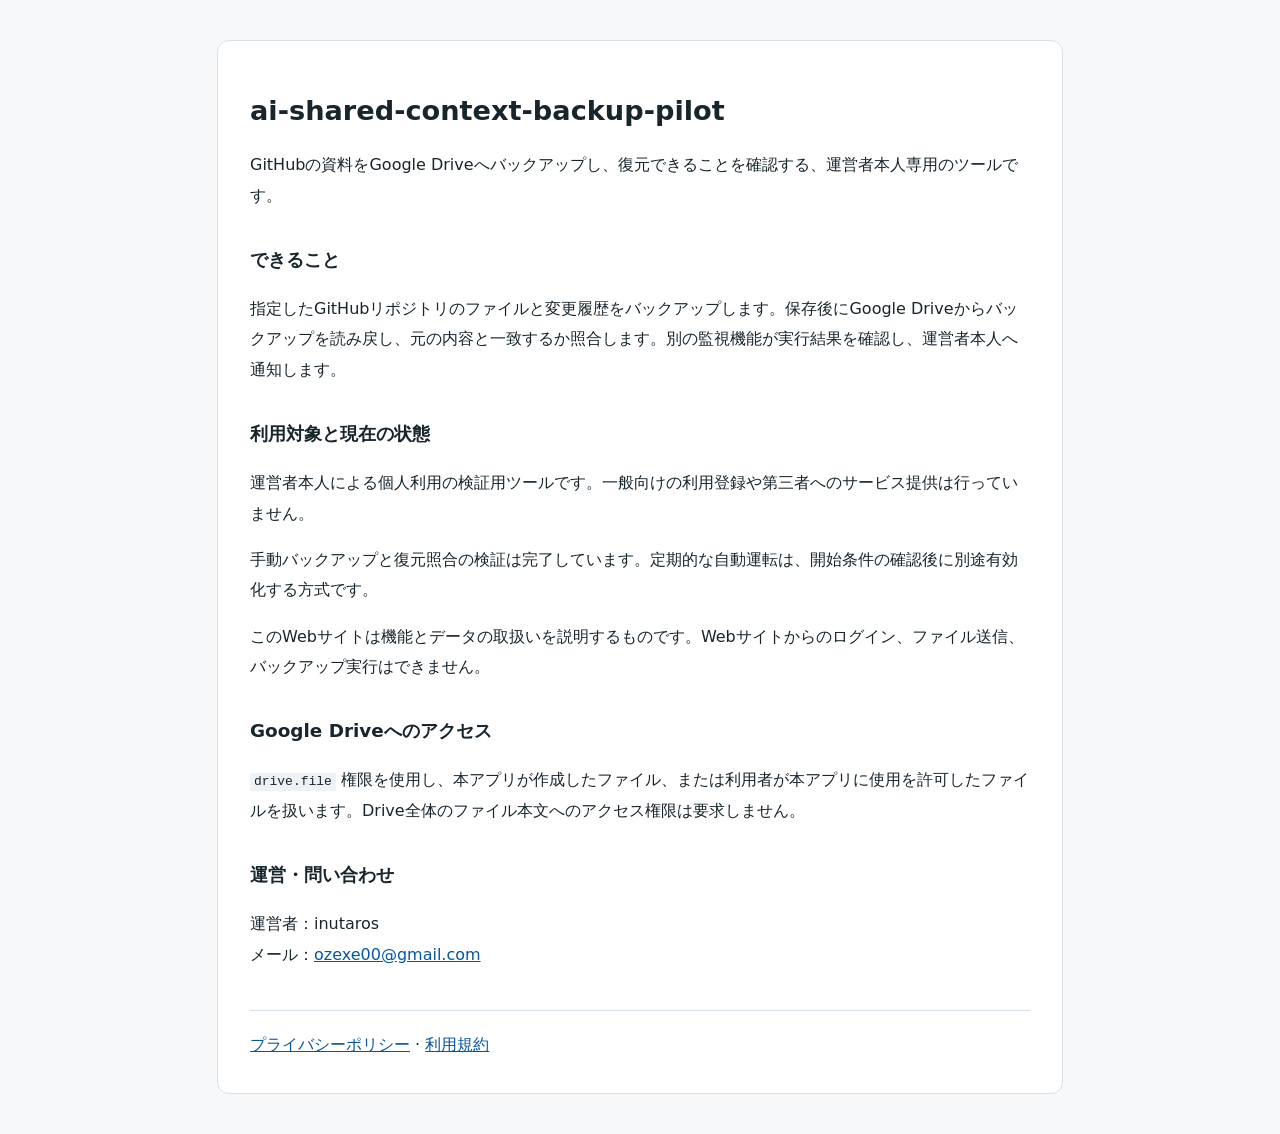
<file: index.html>
<!doctype html><html lang="ja"><head><meta name="google-site-verification" content="Lf6Ixt-aKreauNW73NAQxUm58r2cZGTU6_15hODNkcI" /><meta charset="utf-8"><meta name="viewport" content="width=device-width,initial-scale=1"><title>ai-shared-context-backup-pilot</title><link rel="stylesheet" href="style.css"></head><body><main>
<h1>ai-shared-context-backup-pilot</h1>
<p>GitHubの資料をGoogle Driveへバックアップし、復元できることを確認する、運営者本人専用のツールです。</p>
<h2>できること</h2><p>指定したGitHubリポジトリのファイルと変更履歴をバックアップします。保存後にGoogle Driveからバックアップを読み戻し、元の内容と一致するか照合します。別の監視機能が実行結果を確認し、運営者本人へ通知します。</p>
<h2>利用対象と現在の状態</h2><p>運営者本人による個人利用の検証用ツールです。一般向けの利用登録や第三者へのサービス提供は行っていません。</p><p>手動バックアップと復元照合の検証は完了しています。定期的な自動運転は、開始条件の確認後に別途有効化する方式です。</p><p>このWebサイトは機能とデータの取扱いを説明するものです。Webサイトからのログイン、ファイル送信、バックアップ実行はできません。</p>
<h2>Google Driveへのアクセス</h2><p><code>drive.file</code> 権限を使用し、本アプリが作成したファイル、または利用者が本アプリに使用を許可したファイルを扱います。Drive全体のファイル本文へのアクセス権限は要求しません。</p>
<h2>運営・問い合わせ</h2><p>運営者：inutaros<br>メール：<a href="mailto:ozexe00@gmail.com">ozexe00@gmail.com</a></p>
<nav><a href="privacy.html">プライバシーポリシー</a> · <a href="terms.html">利用規約</a></nav>
</main></body></html>
</file>
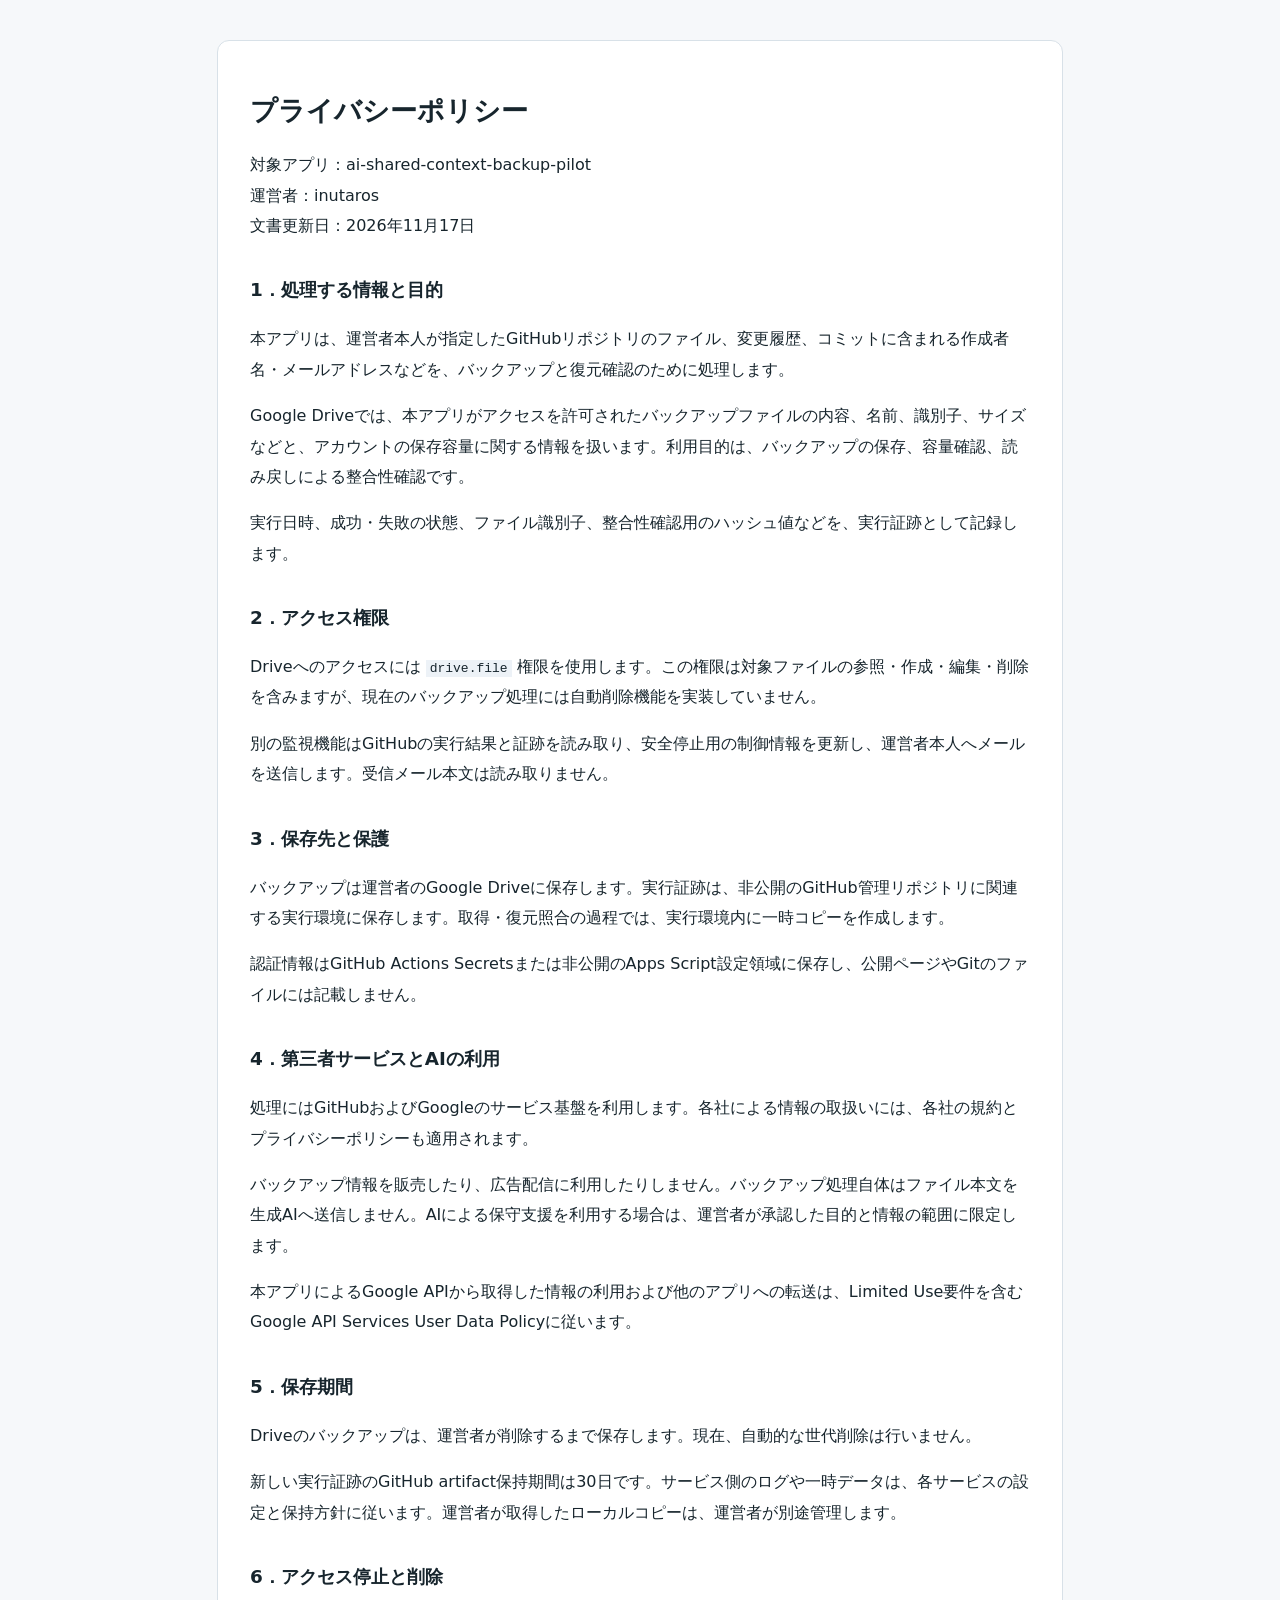
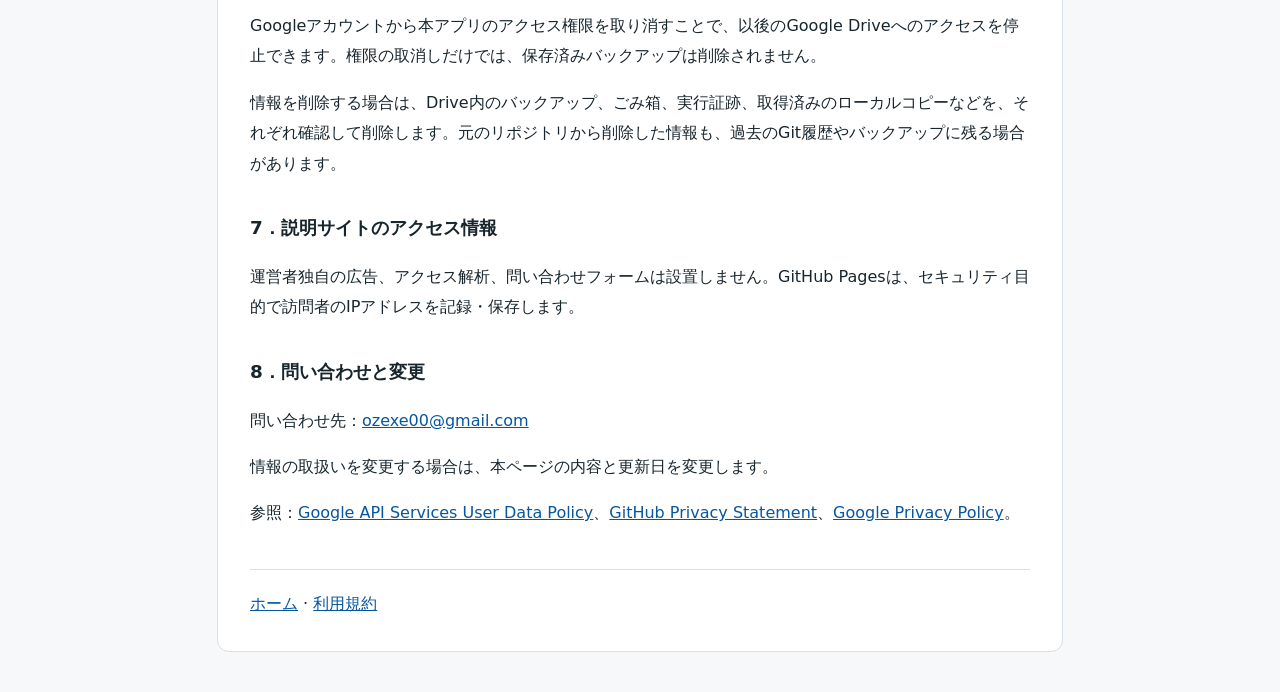
<file: privacy.html>
<!doctype html><html lang="ja"><head><meta charset="utf-8"><meta name="viewport" content="width=device-width,initial-scale=1"><title>プライバシーポリシー | ai-shared-context-backup-pilot</title><link rel="stylesheet" href="style.css"></head><body><main>
<h1>プライバシーポリシー</h1><p>対象アプリ：ai-shared-context-backup-pilot<br>運営者：inutaros<br>文書更新日：2026年11月17日</p>
<h2>1．処理する情報と目的</h2><p>本アプリは、運営者本人が指定したGitHubリポジトリのファイル、変更履歴、コミットに含まれる作成者名・メールアドレスなどを、バックアップと復元確認のために処理します。</p><p>Google Driveでは、本アプリがアクセスを許可されたバックアップファイルの内容、名前、識別子、サイズなどと、アカウントの保存容量に関する情報を扱います。利用目的は、バックアップの保存、容量確認、読み戻しによる整合性確認です。</p><p>実行日時、成功・失敗の状態、ファイル識別子、整合性確認用のハッシュ値などを、実行証跡として記録します。</p>
<h2>2．アクセス権限</h2><p>Driveへのアクセスには <code>drive.file</code> 権限を使用します。この権限は対象ファイルの参照・作成・編集・削除を含みますが、現在のバックアップ処理には自動削除機能を実装していません。</p><p>別の監視機能はGitHubの実行結果と証跡を読み取り、安全停止用の制御情報を更新し、運営者本人へメールを送信します。受信メール本文は読み取りません。</p>
<h2>3．保存先と保護</h2><p>バックアップは運営者のGoogle Driveに保存します。実行証跡は、非公開のGitHub管理リポジトリに関連する実行環境に保存します。取得・復元照合の過程では、実行環境内に一時コピーを作成します。</p><p>認証情報はGitHub Actions Secretsまたは非公開のApps Script設定領域に保存し、公開ページやGitのファイルには記載しません。</p>
<h2>4．第三者サービスとAIの利用</h2><p>処理にはGitHubおよびGoogleのサービス基盤を利用します。各社による情報の取扱いには、各社の規約とプライバシーポリシーも適用されます。</p><p>バックアップ情報を販売したり、広告配信に利用したりしません。バックアップ処理自体はファイル本文を生成AIへ送信しません。AIによる保守支援を利用する場合は、運営者が承認した目的と情報の範囲に限定します。</p><p>本アプリによるGoogle APIから取得した情報の利用および他のアプリへの転送は、Limited Use要件を含むGoogle API Services User Data Policyに従います。</p>
<h2>5．保存期間</h2><p>Driveのバックアップは、運営者が削除するまで保存します。現在、自動的な世代削除は行いません。</p><p>新しい実行証跡のGitHub artifact保持期間は30日です。サービス側のログや一時データは、各サービスの設定と保持方針に従います。運営者が取得したローカルコピーは、運営者が別途管理します。</p>
<h2>6．アクセス停止と削除</h2><p>Googleアカウントから本アプリのアクセス権限を取り消すことで、以後のGoogle Driveへのアクセスを停止できます。権限の取消しだけでは、保存済みバックアップは削除されません。</p><p>情報を削除する場合は、Drive内のバックアップ、ごみ箱、実行証跡、取得済みのローカルコピーなどを、それぞれ確認して削除します。元のリポジトリから削除した情報も、過去のGit履歴やバックアップに残る場合があります。</p>
<h2>7．説明サイトのアクセス情報</h2><p>運営者独自の広告、アクセス解析、問い合わせフォームは設置しません。GitHub Pagesは、セキュリティ目的で訪問者のIPアドレスを記録・保存します。</p>
<h2>8．問い合わせと変更</h2><p>問い合わせ先：<a href="mailto:ozexe00@gmail.com">ozexe00@gmail.com</a></p><p>情報の取扱いを変更する場合は、本ページの内容と更新日を変更します。</p>
<p>参照：<a href="https://developers.google.com/terms/api-services-user-data-policy">Google API Services User Data Policy</a>、<a href="https://docs.github.com/en/site-policy/privacy-policies/github-general-privacy-statement">GitHub Privacy Statement</a>、<a href="https://policies.google.com/privacy">Google Privacy Policy</a>。</p>
<nav><a href="index.html">ホーム</a> · <a href="terms.html">利用規約</a></nav></main></body></html>
</file>
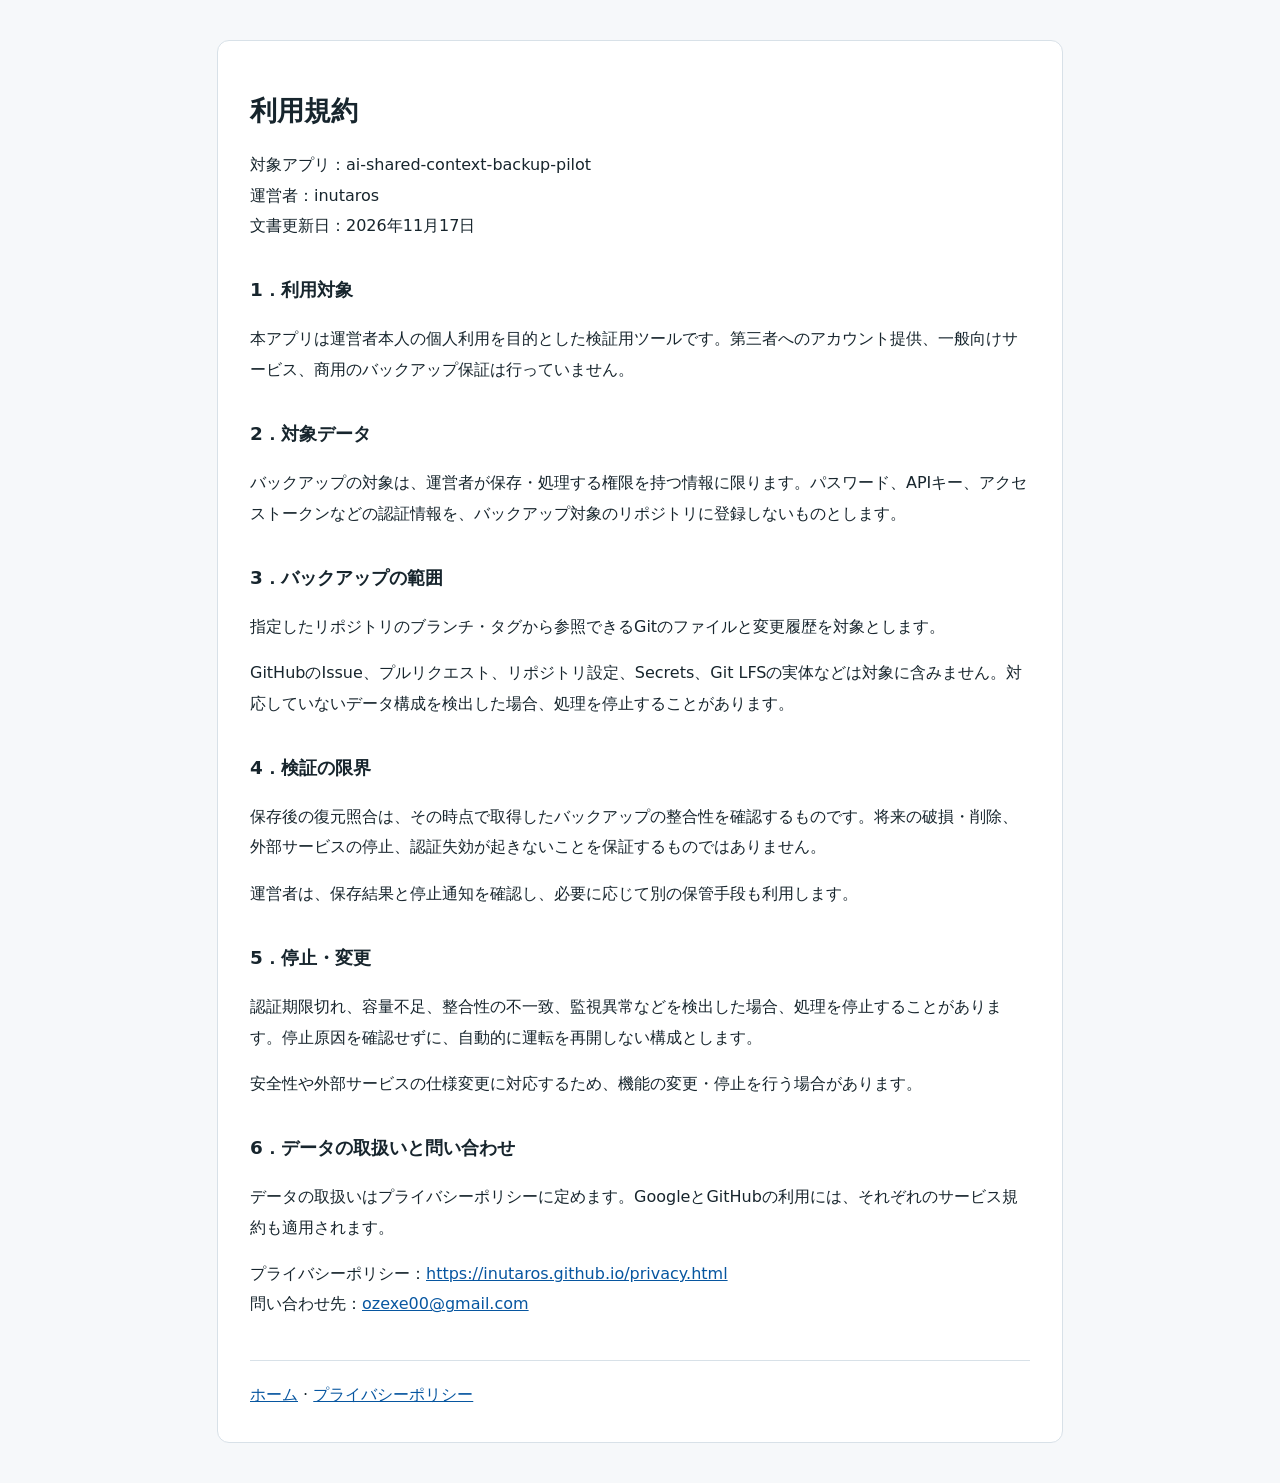
<file: terms.html>
<!doctype html><html lang="ja"><head><meta charset="utf-8"><meta name="viewport" content="width=device-width,initial-scale=1"><title>利用規約 | ai-shared-context-backup-pilot</title><link rel="stylesheet" href="style.css"></head><body><main>
<h1>利用規約</h1><p>対象アプリ：ai-shared-context-backup-pilot<br>運営者：inutaros<br>文書更新日：2026年11月17日</p>
<h2>1．利用対象</h2><p>本アプリは運営者本人の個人利用を目的とした検証用ツールです。第三者へのアカウント提供、一般向けサービス、商用のバックアップ保証は行っていません。</p>
<h2>2．対象データ</h2><p>バックアップの対象は、運営者が保存・処理する権限を持つ情報に限ります。パスワード、APIキー、アクセストークンなどの認証情報を、バックアップ対象のリポジトリに登録しないものとします。</p>
<h2>3．バックアップの範囲</h2><p>指定したリポジトリのブランチ・タグから参照できるGitのファイルと変更履歴を対象とします。</p><p>GitHubのIssue、プルリクエスト、リポジトリ設定、Secrets、Git LFSの実体などは対象に含みません。対応していないデータ構成を検出した場合、処理を停止することがあります。</p>
<h2>4．検証の限界</h2><p>保存後の復元照合は、その時点で取得したバックアップの整合性を確認するものです。将来の破損・削除、外部サービスの停止、認証失効が起きないことを保証するものではありません。</p><p>運営者は、保存結果と停止通知を確認し、必要に応じて別の保管手段も利用します。</p>
<h2>5．停止・変更</h2><p>認証期限切れ、容量不足、整合性の不一致、監視異常などを検出した場合、処理を停止することがあります。停止原因を確認せずに、自動的に運転を再開しない構成とします。</p><p>安全性や外部サービスの仕様変更に対応するため、機能の変更・停止を行う場合があります。</p>
<h2>6．データの取扱いと問い合わせ</h2><p>データの取扱いはプライバシーポリシーに定めます。GoogleとGitHubの利用には、それぞれのサービス規約も適用されます。</p><p>プライバシーポリシー：<a href="privacy.html">https://inutaros.github.io/privacy.html</a><br>問い合わせ先：<a href="mailto:ozexe00@gmail.com">ozexe00@gmail.com</a></p>
<nav><a href="index.html">ホーム</a> · <a href="privacy.html">プライバシーポリシー</a></nav></main></body></html>
</file>
<file: style.css>
:root{color-scheme:light;font-family:system-ui,"Yu Gothic",sans-serif;color:#17252d;background:#f6f8fa}body{margin:0}main{max-width:780px;margin:40px auto;padding:32px;background:white;border:1px solid #d8e1e8;border-radius:12px;line-height:1.9;overflow-wrap:anywhere}h1{font-size:1.7rem;line-height:1.5}h2{font-size:1.15rem;margin-top:2rem}a{color:#0756a0}nav{border-top:1px solid #d8e1e8;margin-top:2.5rem;padding-top:1.2rem}code{background:#edf2f7;padding:.1em .3em}@media(max-width:600px){main{margin:12px;padding:20px}h1{font-size:1.35rem}}
</file>
